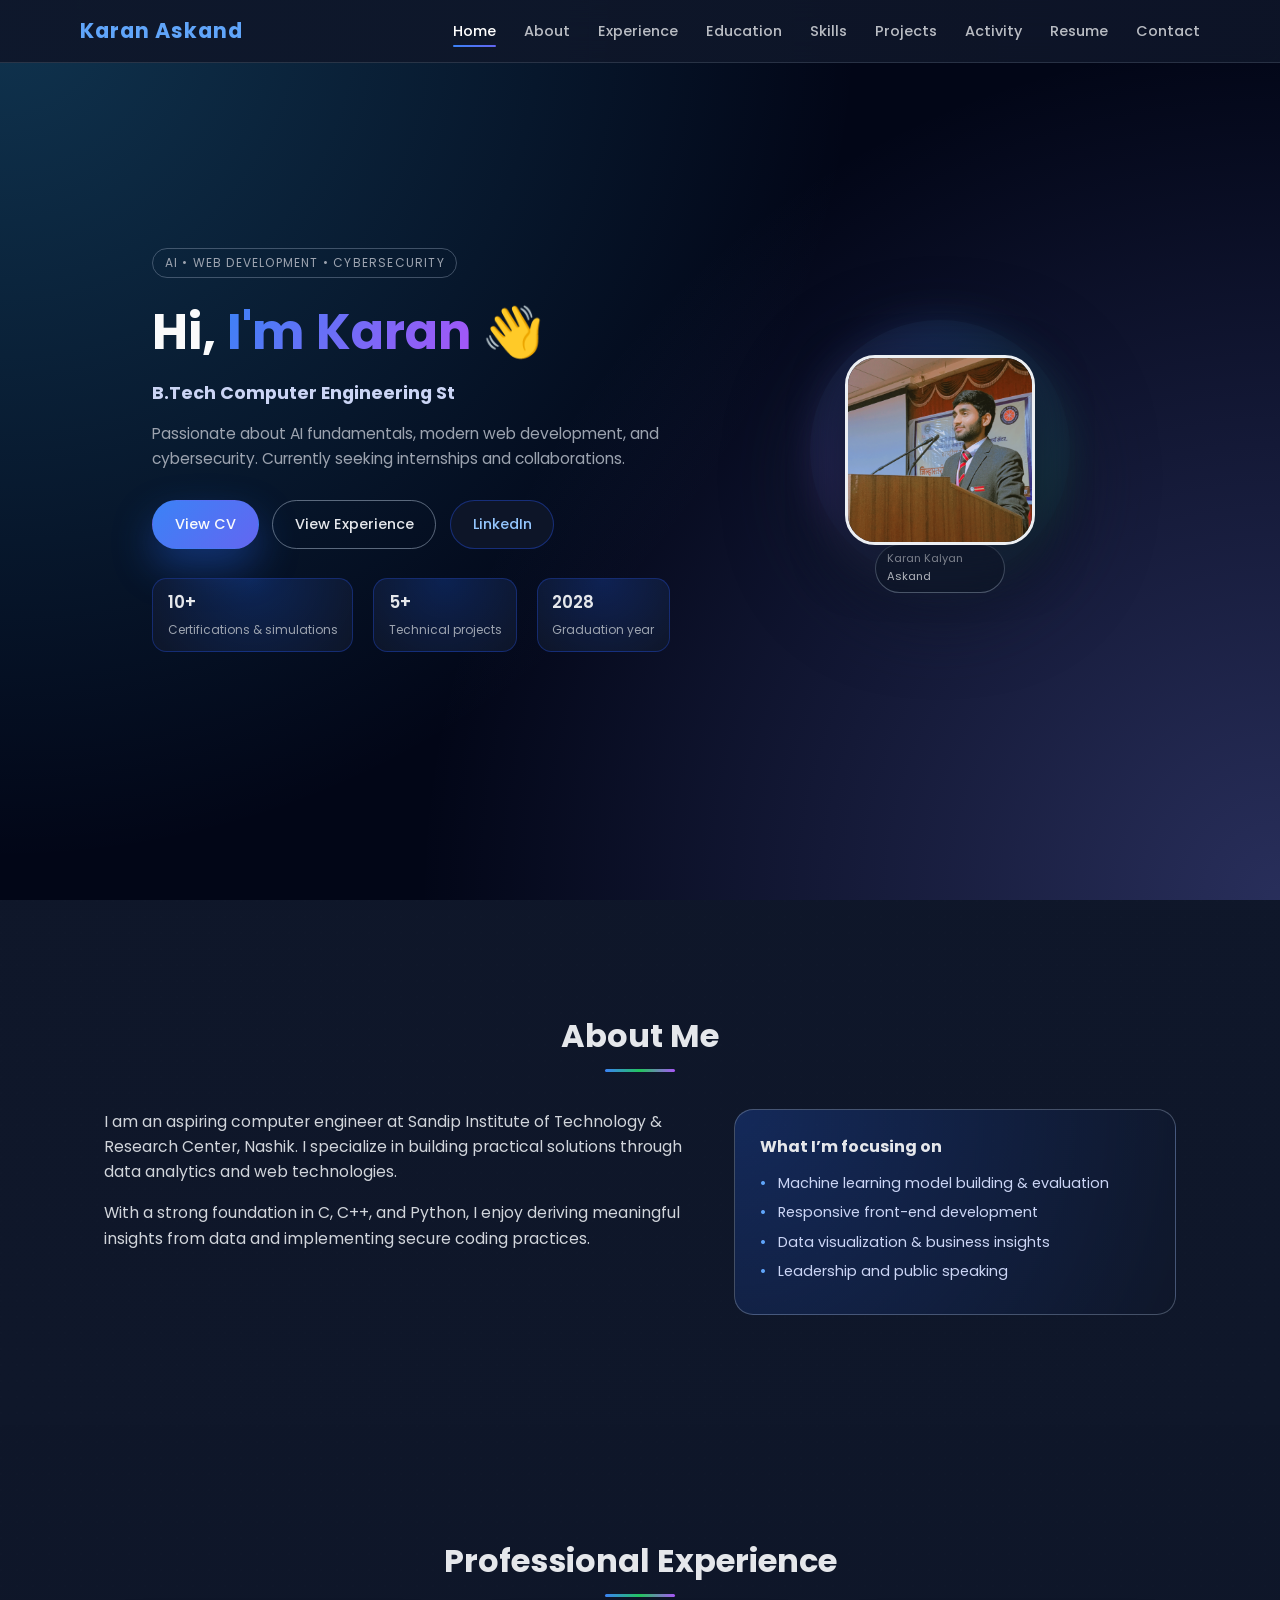
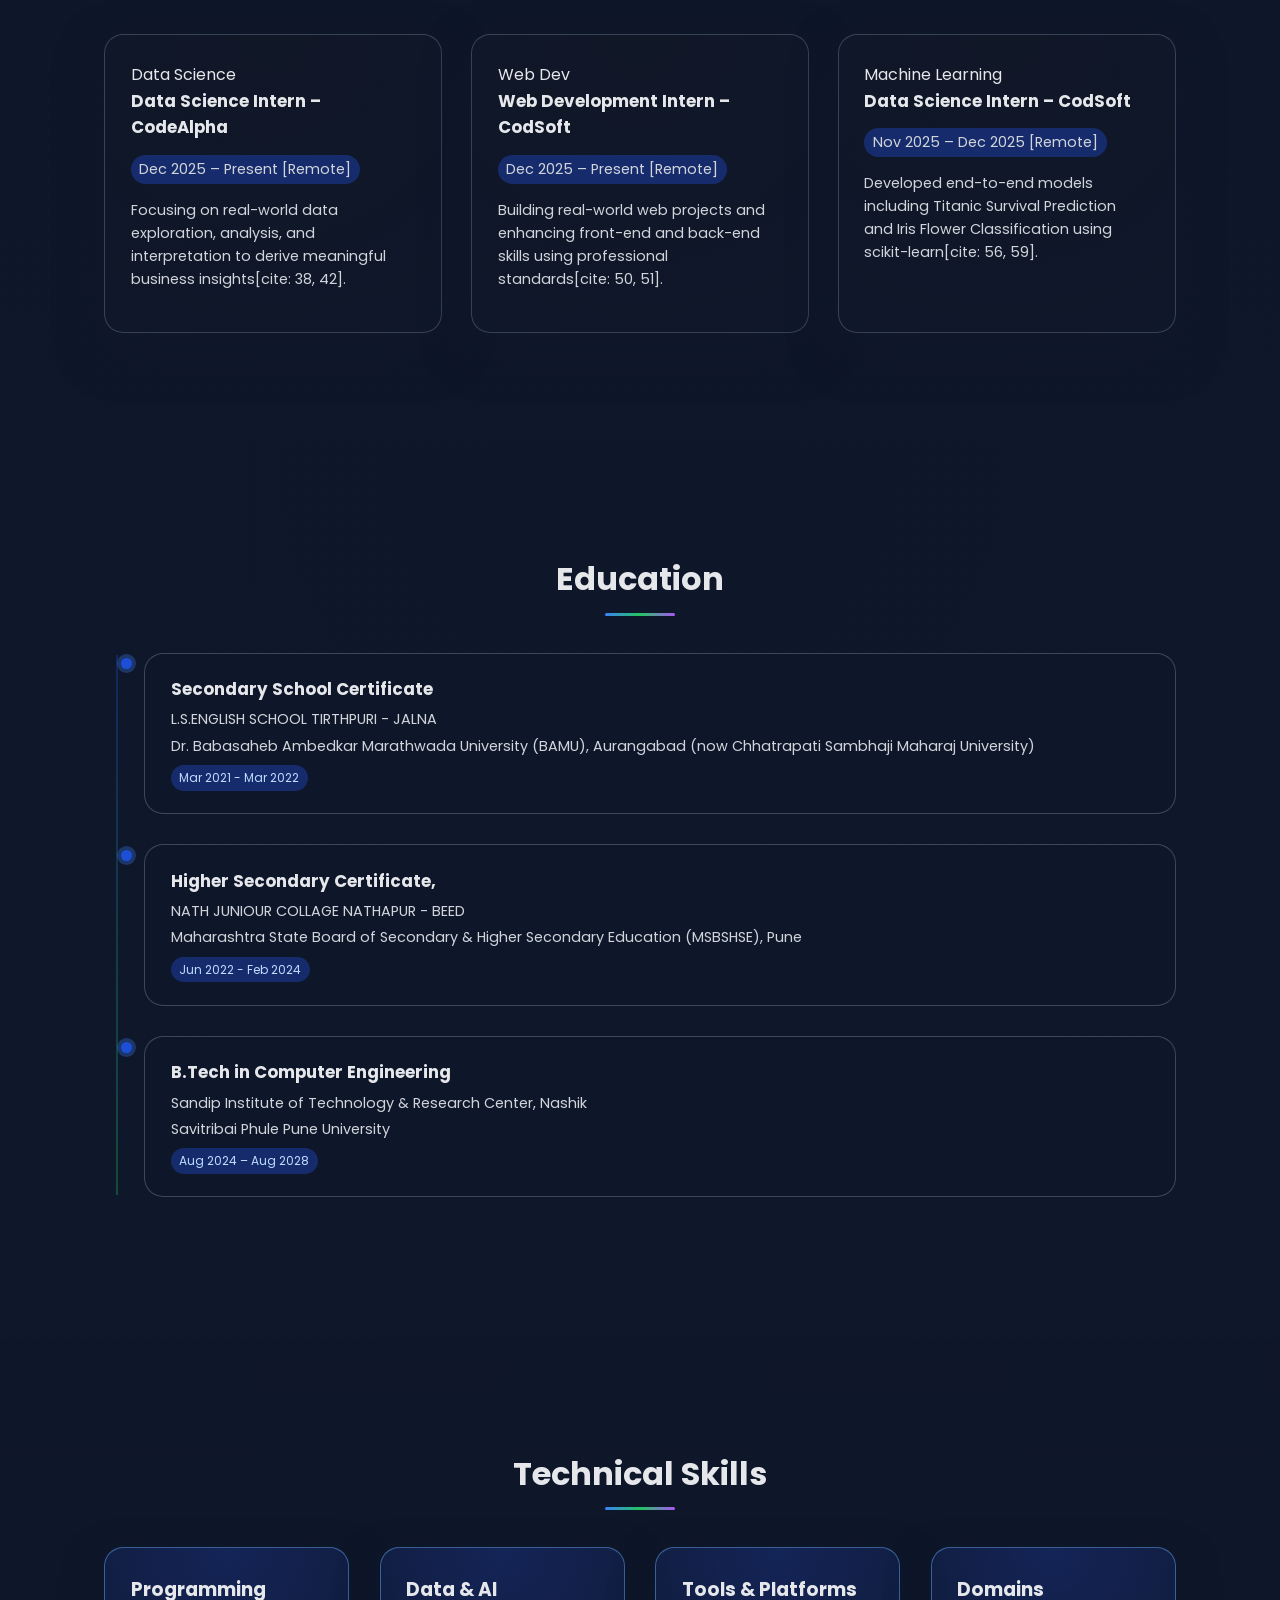
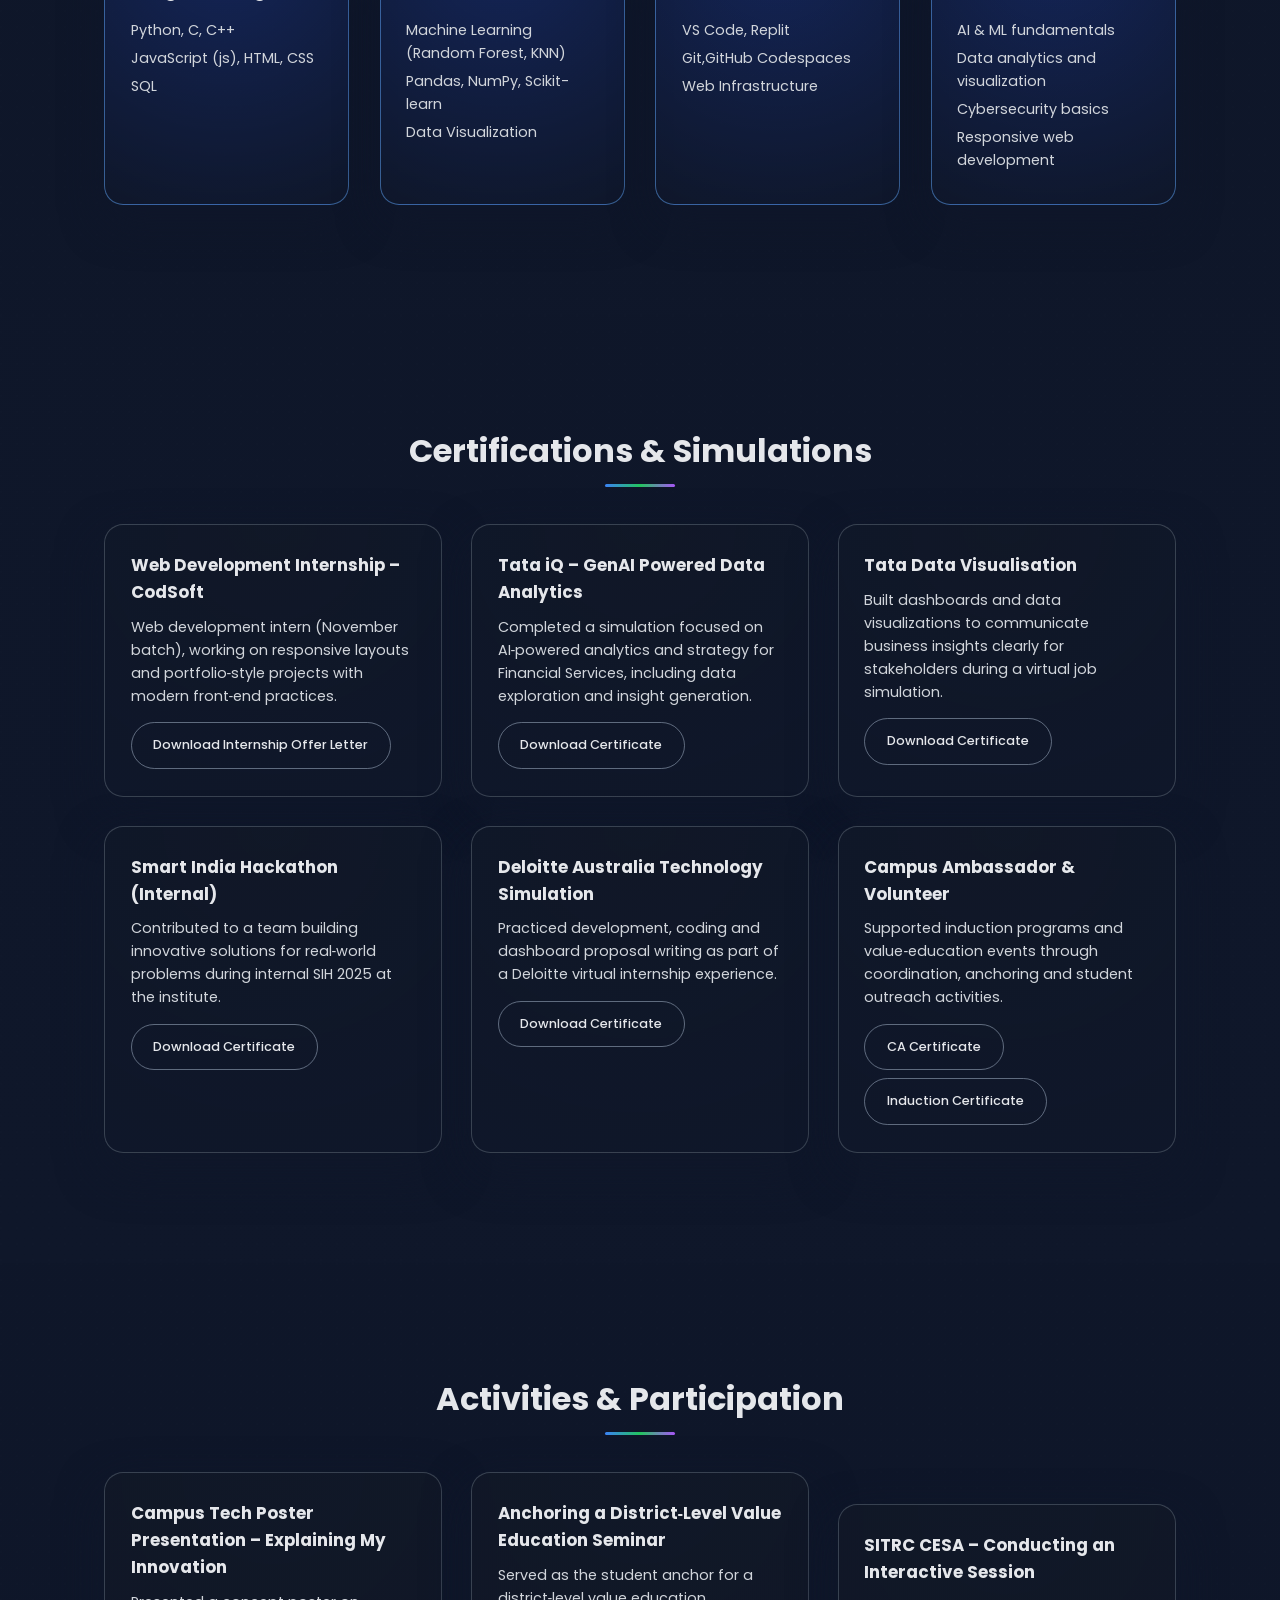
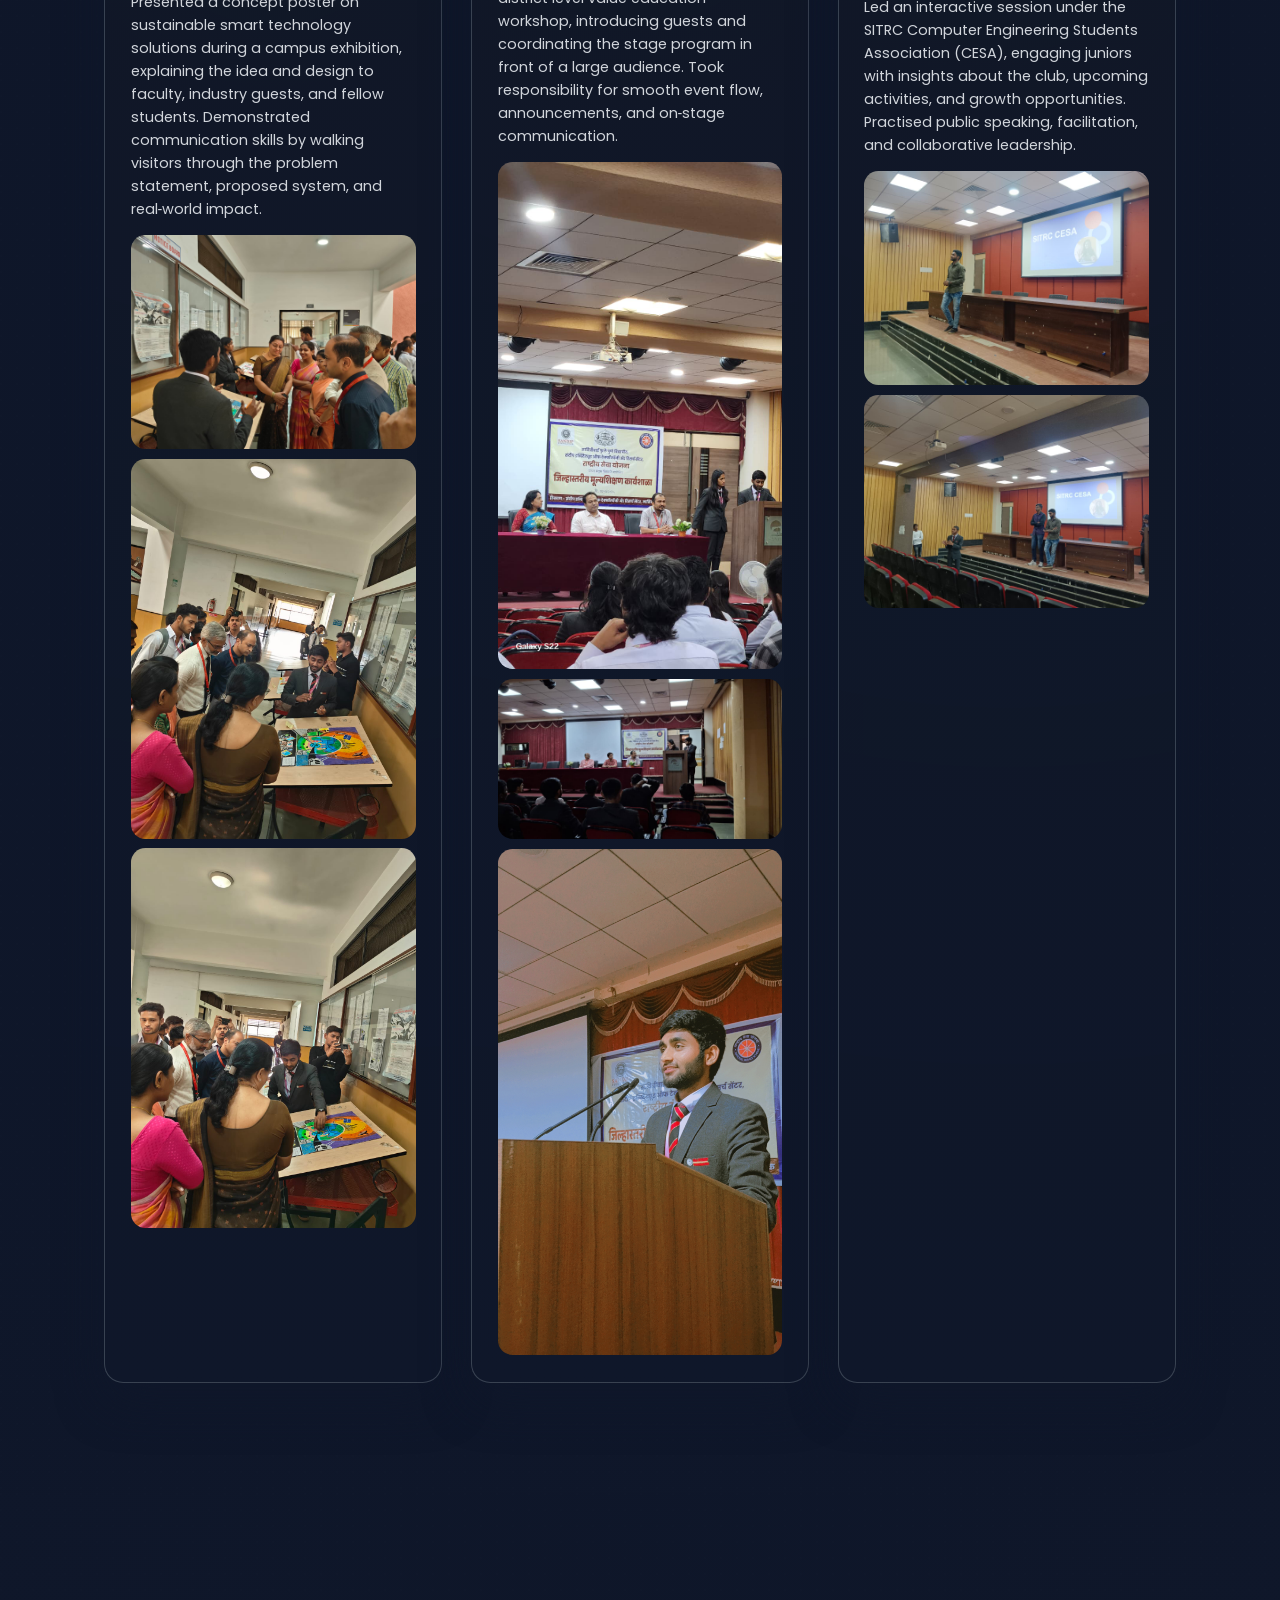
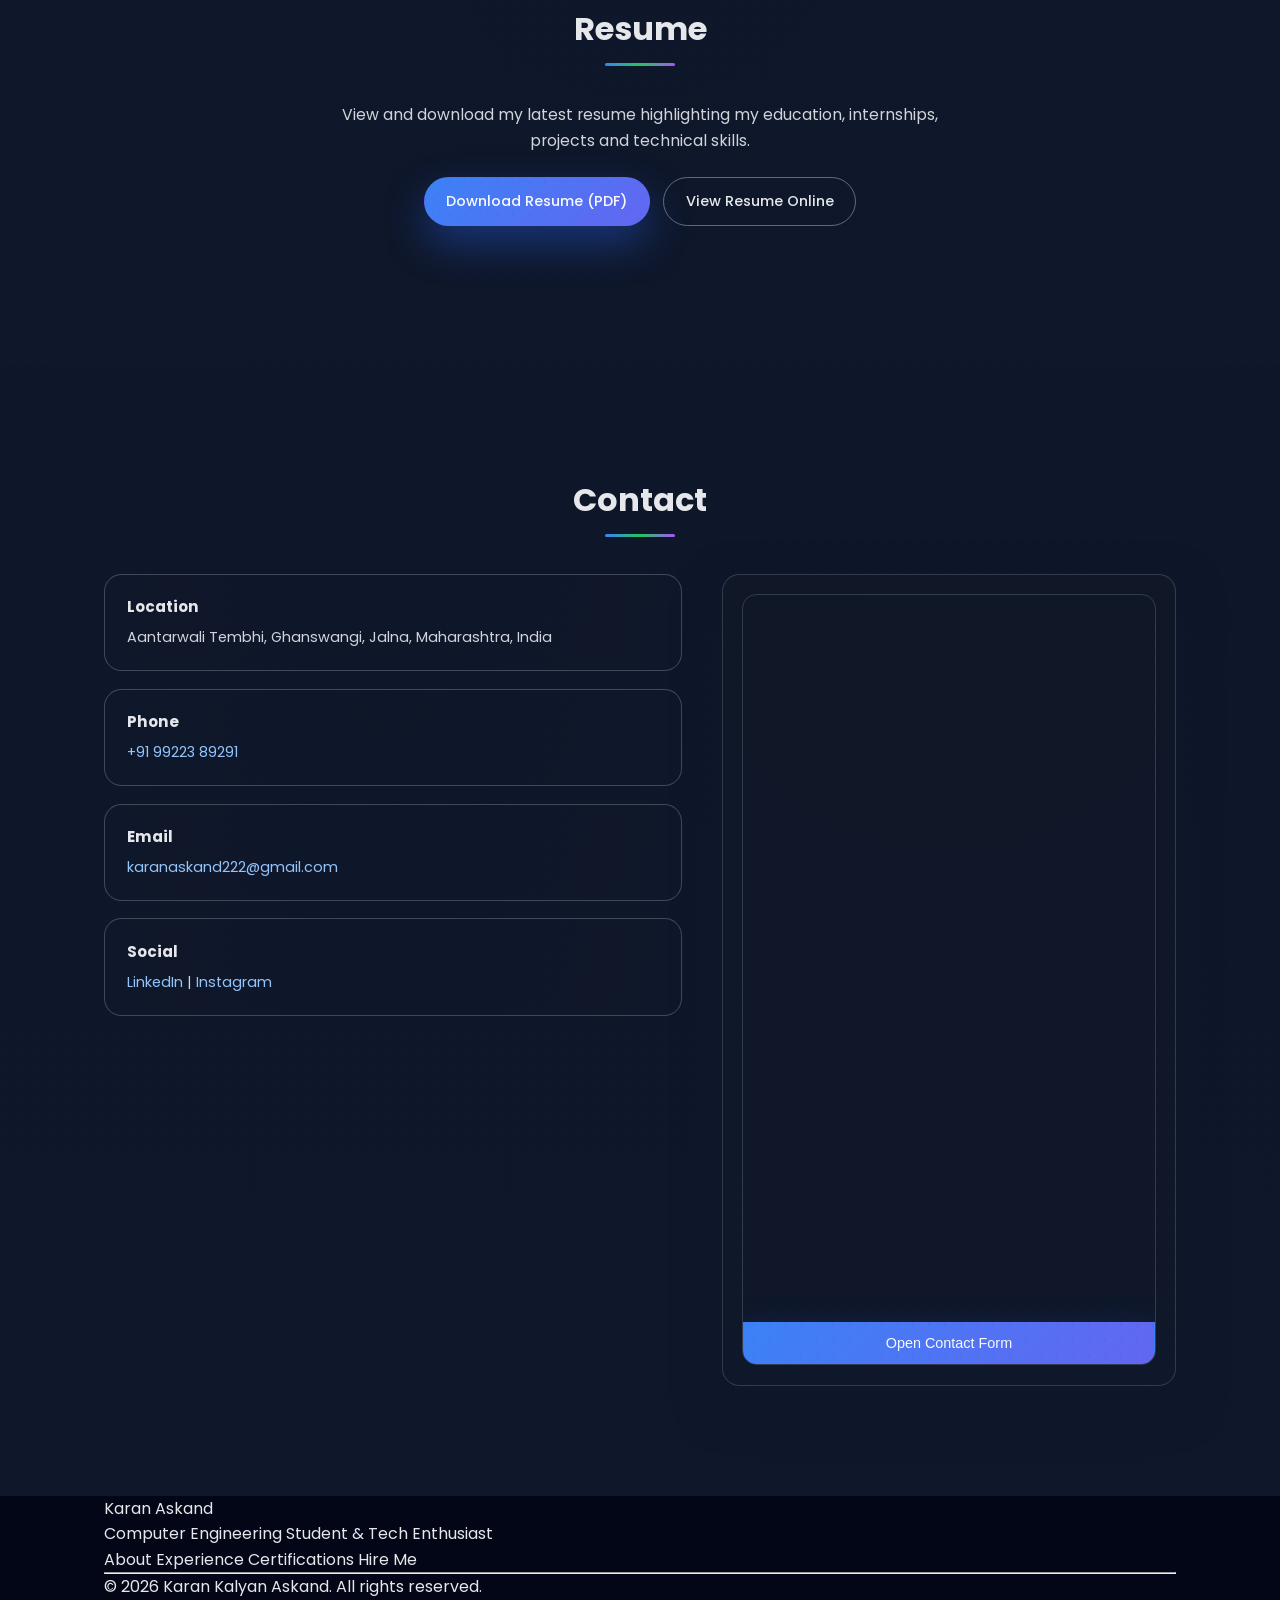
<file: L1 Task1-PORTFOLIO/index.html>
<!DOCTYPE html>
<html lang="en">

<head>
    <meta charset="UTF-8" />
    <meta name="viewport" content="width=device-width, initial-scale=1, maximum-scale=5" />
    <title>Karan Askand |Computer Engineering Portfolio</title>

    <!-- Fonts -->
    <link href="https://fonts.googleapis.com/css2?family=Poppins:wght@300;400;500;600;700&display=swap" rel="stylesheet" />

    <!-- Styles -->
    <link rel="stylesheet" href="style.css" />
</head>

<body>

    <!-- Navigation -->
    <header class="navbar">
        <div class="container nav-container">
            <div class="nav-brand">Karan Askand</div>

            <button class="mobile-menu-toggle" aria-label="Toggle navigation">☰</button>

            <nav class="nav-menu">
                <a href="#hero" class="nav-link">Home</a>
                <a href="#about" class="nav-link">About</a>
                <a href="#experience" class="nav-link">Experience</a>
                <a href="#education" class="nav-link">Education</a>
                <a href="#skills" class="nav-link">Skills</a>
                <a href="#projects" class="nav-link">Projects</a>
                <a href="#activity" class="nav-link">Activity</a>
                <a href="#resume" class="nav-link">Resume</a>
                <a href="#contact" class="nav-link">Contact</a>
            </nav>
        </div>
    </header>

    <!-- Hero -->
    <section id="hero" class="hero">
        <div class="container hero-container">
            <div class="hero-text">
                <p class="hero-badge">AI • Web Development • Cybersecurity</p>
                <h1 class="hero-title">
                    Hi, <span class="accent">I'm Karan</span> 👋
                </h1>
                <h2 class="hero-subtitle typewriter">
                    B.Tech Computer Engineering Student
                </h2>
                <p class="hero-tagline">
                    Passionate about AI fundamentals, modern web development, and cybersecurity. Currently seeking internships and collaborations.
                </p>
                <div class="hero-buttons">
                    <a href="cv.html" class="btn btn-primary" target="_blank">View CV</a>
                    <a href="#experience" class="btn btn-outline">View Experience</a>
                    <a href="https://www.linkedin.com/in/karanaskand" class="btn btn-ghost" target="_blank">LinkedIn</a>
                </div>

                <div class="hero-stats">
                    <div class="stat">
                        <span class="stat-number">10+ </span>
                        <span class="stat-label">Certifications & simulations</span>
                    </div>
                    <div class="stat">
                        <span class="stat-number">5+ </span>
                        <span class="stat-label">Technical projects</span>
                    </div>
                    <div class="stat">
                        <span class="stat-number">2028 </span>
                        <span class="stat-label">Graduation year</span>
                    </div>
                </div>
            </div>

            <div class="hero-image-wrapper">
                <div class="hero-orbit">
                    <div class="hero-glow"></div>
                    <img src="assets/Snapchat-250380759.jpg" alt="Karan Askand" class="hero-image" />
                    <div class="hero-pill hero-pill-bottom">Karan Kalyan Askand</div>
                </div>
            </div>
        </div>
    </section>

    <!-- About -->
    <section id="about" class="section">
        <div class="container">
            <h2 class="section-title">About Me</h2>
            <div class="about-layout">
                <div class="about-content">
                    <p>
                        I am an aspiring computer engineer at Sandip Institute of Technology & Research Center, Nashik. I specialize in building practical solutions through data analytics and web technologies.
                    </p>
                    <p>
                        With a strong foundation in C, C++, and Python, I enjoy deriving meaningful insights from data and implementing secure coding practices.
                    </p>
                </div>
                <div class="about-highlight">
                    <h3>What I’m focusing on</h3>
                    <ul>
                        <li>Machine learning model building & evaluation </li>
                        <li>Responsive front-end development</li>
                        <li>Data visualization & business insights</li>
                        <li>Leadership and public speaking</li>
                    </ul>
                </div>
            </div>
        </div>
    </section>

    <!-- Experience -->
    <section id="experience" class="section">
        <div class="container">
            <h2 class="section-title">Professional Experience</h2>
            <div class="projects-grid">
                <article class="card">
                    <div class="card-header">
                        <span class="badge">Data Science</span>
                        <h3>Data Science Intern – CodeAlpha</h3>
                    </div>
                    <p class="timeline-tag">Dec 2025 – Present [Remote]</p>
                    <p>Focusing on real-world data exploration, analysis, and interpretation to derive meaningful business insights[cite: 38, 42].</p>
                </article>

                <article class="card">
                    <div class="card-header">
                        <span class="badge">Web Dev</span>
                        <h3>Web Development Intern – CodSoft</h3>
                    </div>
                    <p class="timeline-tag">Dec 2025 – Present [Remote]</p>
                    <p>Building real-world web projects and enhancing front-end and back-end skills using professional standards[cite: 50, 51].</p>
                </article>

                <article class="card">
                    <div class="card-header">
                        <span class="badge">Machine Learning</span>
                        <h3>Data Science Intern – CodSoft</h3>
                    </div>
                    <p class="timeline-tag">Nov 2025 – Dec 2025 [Remote]</p>
                    <p>Developed end-to-end models including Titanic Survival Prediction and Iris Flower Classification using scikit-learn[cite: 56, 59].</p>
                </article>
            </div>
        </div>
    </section>

    <!-- Education -->
    <section id="education" class="section">
        <div class="container">
            <h2 class="section-title">Education</h2>
            <div class="timeline">
                <div class="timeline-item">
                    <div class="timeline-dot"></div>
                    <div class="timeline-card">
                        <h3>Secondary School Certificate</h3>
                        <p>L.S.ENGLISH SCHOOL TIRTHPURI - JALNA</p>
                        <p>Dr. Babasaheb Ambedkar Marathwada University (BAMU), Aurangabad (now Chhatrapati Sambhaji Maharaj University) </p>
                        <span class="timeline-tag">Mar 2021 - Mar 2022</span>
                    </div>
                </div>
                <div class="timeline-item">
                    <div class="timeline-dot"></div>
                    <div class="timeline-card">
                        <h3>Higher Secondary Certificate,</h3>
                        <p>NATH JUNIOUR COLLAGE NATHAPUR - BEED</p>
                        <p> Maharashtra State Board of Secondary & Higher Secondary Education (MSBSHSE), Pune</p>
                        <span class="timeline-tag">Jun 2022 - Feb 2024</span>
                    </div>
                </div>
                <div class="timeline-item">
                    <div class="timeline-dot"></div>
                    <div class="timeline-card">
                        <h3>B.Tech in Computer Engineering</h3>
                        <p>Sandip Institute of Technology & Research Center, Nashik</p>
                        <p>Savitribai Phule Pune University </p>
                        <span class="timeline-tag">Aug 2024 – Aug 2028</span>
                    </div>
                </div>

            </div>
        </div>
    </section>

    <!-- Skills -->
    <section id="skills" class="section">
        <div class="container">
            <h2 class="section-title">Technical Skills</h2>

            <div class="skills-grid">
                <div class="skill-card">
                    <h3>Programming</h3>
                    <ul>

                        <li>Python, C, C++ </li>

                        <li>JavaScript (js), HTML, CSS </li>

                        <li>SQL</li>

                    </ul>
                </div>
                <div class="skill-card">
                    <h3>Data & AI</h3>
                    <ul>
                        <li>Machine Learning (Random Forest, KNN)</li>

                        <li>Pandas, NumPy, Scikit-learn</li>

                        <li>Data Visualization</li>
                    </ul>
                </div>

                <div class="skill-card">
                    <h3>Tools & Platforms</h3>
                    <ul>
                        <li>VS Code, Replit</li>

                        <li>Git,GitHub Codespaces</li>

                        <li>Web Infrastructure</li>
                    </ul>
                </div>

                <div class="skill-card">
                    <h3>Domains</h3>
                    <ul>
                        <li>AI & ML fundamentals</li>

                        <li>Data analytics and visualization</li>

                        <li>Cybersecurity basics</li>

                        <li>Responsive web development</li>
                    </ul>
                </div>
            </div>
        </div>
    </section>

    <!-- Projects -->
    <section id="projects" class="section">
        <div class="container">
            <h2 class="section-title">Certifications & Simulations</h2>

            <div class="projects-grid">
                <article class="card">
                    <h3>Web Development Internship – CodSoft</h3>
                    <p>
                        Web development intern (November batch), working on responsive layouts and portfolio‑style projects with modern front‑end practices.
                    </p>
                    <a href="assets/Karan Kalyan Askand.pdf" class="btn btn-outline" download>
            Download Internship Offer Letter
          </a>
                </article>

                <article class="card">
                    <h3>Tata iQ – GenAI Powered Data Analytics</h3>
                    <p>
                        Completed a simulation focused on AI‑powered analytics and strategy for Financial Services, including data exploration and insight generation.
                    </p>
                    <a href="assets/gMTdCXwDdLYoXZ3wG_ifobHAoMjQs9s6bKS_THThhpTzRRdAq4J4t_1764558248614_completion_certificate.pdf" class="btn btn-outline" download>
            Download Certificate
          </a>
                </article>

                <article class="card">
                    <h3>Tata Data Visualisation</h3>
                    <p>
                        Built dashboards and data visualizations to communicate business insights clearly for stakeholders during a virtual job simulation.
                    </p>
                    <a href="assets/MyXvBcppsW2FkNYCX_ifobHAoMjQs9s6bKS_THThhpTzRRdAq4J4t_1763736124456_completion_certificate.pdf" class="btn btn-outline" download>
            Download Certificate
          </a>
                </article>

                <article class="card">
                    <h3>Smart India Hackathon (Internal)</h3>
                    <p>
                        Contributed to a team building innovative solutions for real‑world problems during internal SIH 2025 at the institute.
                    </p>
                    <a href="assets/Internal Smart India Hackathon 2025_Participation Certificate_Students-03_3.pdf" class="btn btn-outline" download>
            Download Certificate
          </a>
                </article>

                <article class="card">
                    <h3>Deloitte Australia Technology Simulation</h3>
                    <p>
                        Practiced development, coding and dashboard proposal writing as part of a Deloitte virtual internship experience.
                    </p>
                    <a href="assets/udmxiyHeqYQLkTPvf_9PBTqmSxAf6zZTseP_THThhpTzRRdAq4J4t_1762792061913_completion_certificate.pdf" class="btn btn-outline" download>
            Download Certificate
          </a>
                </article>

                <article class="card">
                    <h3>Campus Ambassador & Volunteer</h3>
                    <p>
                        Supported induction programs and value‑education events through coordination, anchoring and student outreach activities.
                    </p>
                    <div class="card-actions">
                        <a href="assets/c a certificate.jpg" class="btn btn-outline" download>CA Certificate</a>
                        <a href="assets/induction certificate.pdf" class="btn btn-outline" download>Induction Certificate</a>
                    </div>
                </article>
            </div>
        </div>
    </section>

    <!-- Activity Section -->
    <section id="activity" class="section">
        <div class="container">
            <h2 class="section-title">Activities & Participation</h2>

            <div class="projects-grid activity-grid">
                <!-- Activity 1 -->
                <article class="card">
                    <h3>Campus Tech Poster Presentation – Explaining My Innovation</h3>
                    <p>
                        Presented a concept poster on sustainable smart technology solutions during a campus exhibition, explaining the idea and design to faculty, industry guests, and fellow students. Demonstrated communication skills by walking visitors through the problem
                        statement, proposed system, and real‑world impact.
                    </p>
                    <img src="assets/p1pre.jpg" alt="Poster presentation 1" />
                    <img src="assets/p2pre.jpg" alt="Poster presentation 2" />
                    <img src="assets/p3pre.jpg" alt="Poster presentation 3" />
                </article>

                <!-- Activity 2 -->
                <article class="card">
                    <h3>Anchoring a District‑Level Value Education Seminar</h3>
                    <p>
                        Served as the student anchor for a district‑level value education workshop, introducing guests and coordinating the stage program in front of a large audience. Took responsibility for smooth event flow, announcements, and on‑stage communication.
                    </p>
                    <img src="assets/Anchoring a District-Level Value Education Seminar.jpg" alt="Anchoring seminar 1" />
                    <img src="assets/Anchoring a District-Level Value Education Seminar 2.jpg" alt="Anchoring seminar 2" />
                    <img src="assets/Snapchat-250380759.jpg" alt="Anchoring seminar 3" />
                </article>
                <div class="projects-grid activity-grid" style="margin-top: 2rem;">
                    <!-- Activity 3 -->
                    <article class="card">
                        <h3>SITRC CESA – Conducting an Interactive Session</h3>
                        <p>
                            Led an interactive session under the SITRC Computer Engineering Students Association (CESA), engaging juniors with insights about the club, upcoming activities, and growth opportunities. Practised public speaking, facilitation, and collaborative leadership.
                        </p>
                        <img src="assets/Conducting an Interactive Session.jpg" alt="Interactive session 1" />
                        <img src="assets/SITRC CESA.jpg" alt="Interactive session 2" />
                    </article>
                </div>
            </div>
    </section>


    <!-- Resume -->
    <section id="resume" class="section">
        <div class="container">
            <h2 class="section-title">Resume</h2>
            <div class="about-content">
                <p>
                    View and download my latest resume highlighting my education, internships, projects and technical skills.
                </p>
                <div class="hero-buttons">
                    <a href="assets/Karan Kalyan Askand - CV.pdf" class="btn btn-primary" download>
            Download Resume (PDF)
          </a>
                    <a href="cv.html" class="btn btn-outline" target="_blank">
            View Resume Online
          </a>
                </div>
            </div>
        </div>
    </section>

    <!-- Contact -->
    <section id="contact" class="section">
        <div class="container">
            <h2 class="section-title">Contact</h2>
            <div class="contact-content">
                <div class="contact-info">
                    <div class="contact-item">
                        <h3>Location</h3>
                        <p>Aantarwali Tembhi, Ghanswangi, Jalna, Maharashtra, India</p>
                    </div>
                    <div class="contact-item">
                        <h3>Phone</h3>
                        <p><a href="tel:+919922389291">+91 99223 89291</a></p>
                    </div>
                    <div class="contact-item">
                        <h3>Email</h3>
                        <p><a href="mailto:karanaskand222@gmail.com">karanaskand222@gmail.com</a></p>
                    </div>
                    <div class="contact-item">
                        <h3>Social</h3>
                        <p>
                            <a href="https://www.linkedin.com/in/karanaskand" target="_blank">LinkedIn</a> |
                            <a href="https://www.instagram.com/kk_askand" target="_blank">Instagram</a>
                        </p>
                    </div>
                </div>

                <div class="contact-form">
                    <div class="form-container">
                        <!-- Option 1: embedded Google Form (may crash on some Android devices) -->
                        <iframe src="https://forms.gle/G3q4wvsaF7i9GSRE6" class="google-form-frame" frameborder="0" marginheight="0" marginwidth="0" loading="lazy">
            </iframe>

                        <!-- Option 2 (safer): button that opens Google Form in new tab -->
                        <button class="btn btn-primary" style="width: 100%; border-radius: 0;" data-open-google-form="https://forms.gle/G3q4wvsaF7i9GSRE6">
              Open Contact Form
            </button>

                    </div>
                </div>
            </div>
        </div>
    </section>

    <!-- Back to Top Button -->
    <button class="back-to-top" title="Back to top">↑</button>

    <!-- Scripts -->
    <script src="script.js"></script>

    <footer class="footer">
        <div class="container footer-container">
            <div class="footer-content">
                <div class="footer-brand">
                    <span class="accent">Karan</span> Askand
                    <p>Computer Engineering Student & Tech Enthusiast</p>
                </div>
                <div class="footer-links">
                    <a href="#about">About</a>
                    <a href="#experience">Experience</a>
                    <a href="#projects">Certifications</a>
                    <a href="mailto:karanaskand222@gmail.com">Hire Me</a>
                </div>
            </div>
            <hr class="footer-divider">
            <div class="footer-bottom">
                <p>&copy; 2026 Karan Kalyan Askand. All rights reserved.</p>
                <div class="footer-socials">
                    <a href="https://www.linkedin.com/in/karanaskand" target="_blank">LinkedIn</a>
                    <a href="https://github.com/karanaskand221/CODSOFT-.git" target="_blank">GitHub</a>
                </div>
            </div>
        </div>
    </footer>

</body>



</html>
</file>
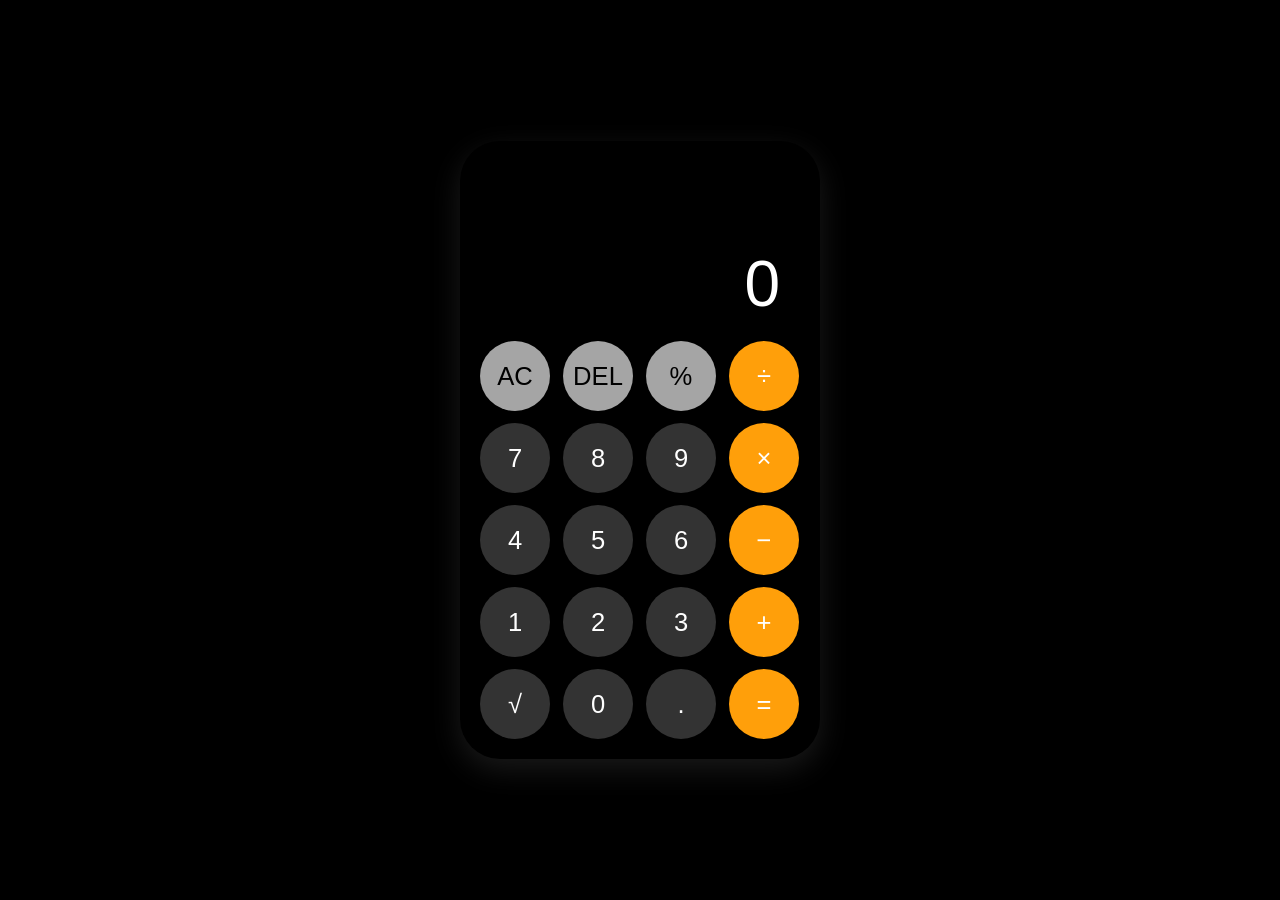
<file: L1 Task3-CALCULATOR/calculator.html>
<!DOCTYPE html>
<html lang="en">
<head>
    <meta charset="UTF-8">
    <meta name="viewport" content="width=device-width, initial-scale=1.0">
    <title>Karan Askand | iOS Advanced Calculator</title>
    <link rel="stylesheet" href="calculator-style.css">
</head>
<body>

    <div class="iphone-calculator">
        <div class="display">
            <div id="history"></div>
            <div id="output">0</div>
        </div>
        
        <div class="buttons">
            <button class="btn light-gray" onclick="clearScreen()">AC</button>
            <button class="btn light-gray" onclick="deleteLast()">DEL</button>
            <button class="btn light-gray" onclick="appendOperator('%')">%</button>
            <button class="btn orange" onclick="appendOperator('/')">÷</button>
            
            <button class="btn dark-gray" onclick="appendNumber('7')">7</button>
            <button class="btn dark-gray" onclick="appendNumber('8')">8</button>
            <button class="btn dark-gray" onclick="appendNumber('9')">9</button>
            <button class="btn orange" onclick="appendOperator('*')">×</button>
            
            <button class="btn dark-gray" onclick="appendNumber('4')">4</button>
            <button class="btn dark-gray" onclick="appendNumber('5')">5</button>
            <button class="btn dark-gray" onclick="appendNumber('6')">6</button>
            <button class="btn orange" onclick="appendOperator('-')">−</button>
            
            <button class="btn dark-gray" onclick="appendNumber('1')">1</button>
            <button class="btn dark-gray" onclick="appendNumber('2')">2</button>
            <button class="btn dark-gray" onclick="appendNumber('3')">3</button>
            <button class="btn orange" onclick="appendOperator('+')">+</button>
            
            <button class="btn dark-gray" onclick="calculateSqrt()">√</button>
            <button class="btn dark-gray" onclick="appendNumber('0')">0</button>
            <button class="btn dark-gray" onclick="appendNumber('.')">.</button>
            <button class="btn orange" onclick="compute()">=</button>
        </div>
    </div>

    <script src="calculator-script.js"></script>
</body>
</html>
</file>
<file: L1 Task1-PORTFOLIO/style.css>
/* ========== Base & Reset ========== */

* {
    margin: 0;
    padding: 0;
    box-sizing: border-box;
}

html,
body {
    font-family: "Poppins", sans-serif;
    line-height: 1.6;
    color: #0f172a;
    background: radial-gradient(circle at top, #020617 0, #020617 35%, #020617 60%, #020617 100%);
    scroll-behavior: smooth;
}

body {
    background-color: #020617;
    color: #e5e7eb;
}

a {
    text-decoration: none;
    color: inherit;
}

img {
    max-width: 100%;
    display: block;
}

.container {
    max-width: 1120px;
    margin: 0 auto;
    padding: 0 1.5rem;
}


/* ========== Navbar ========== */

.navbar {
    position: fixed;
    top: 0;
    width: 100%;
    z-index: 1000;
    backdrop-filter: blur(14px);
    background: linear-gradient(90deg, rgba(15, 23, 42, 0.95), rgba(15, 23, 42, 0.85));
    border-bottom: 1px solid rgba(148, 163, 184, 0.2);
    transition: all 0.3s ease;
}

.nav-container {
    display: flex;
    align-items: center;
    justify-content: space-between;
    padding: 0.9rem 0;
}

.nav-brand {
    font-size: 1.3rem;
    font-weight: 700;
    color: #60a5fa;
    letter-spacing: 0.05em;
}

.nav-menu {
    display: flex;
    align-items: center;
    gap: 1.75rem;
}

.nav-link {
    font-size: 0.9rem;
    font-weight: 500;
    color: #e5e7eb;
    opacity: 0.8;
    position: relative;
    transition: color 0.25s ease, opacity 0.25s ease;
}

.nav-link::after {
    content: "";
    position: absolute;
    left: 0;
    bottom: -0.3rem;
    width: 0;
    height: 2px;
    border-radius: 999px;
    background: linear-gradient(90deg, #3b82f6, #6366f1);
    transition: width 0.25s ease;
}

.nav-link:hover {
    opacity: 1;
    color: #ffffff;
}

.nav-link:hover::after {
    width: 100%;
}


/* Mobile nav toggle */

.mobile-menu-toggle {
    display: none;
    background: transparent;
    border: 1px solid rgba(148, 163, 184, 0.6);
    color: #e5e7eb;
    border-radius: 999px;
    padding: 0.35rem 0.8rem;
    font-size: 1rem;
    cursor: pointer;
}


/* ========== Hero ========== */

.hero {
    min-height: 100vh;
    display: flex;
    align-items: center;
    padding-top: 80px;
    padding-bottom: 80px;
    background: radial-gradient(circle at top left, rgba(56, 189, 248, 0.25), transparent 55%), radial-gradient(circle at bottom right, rgba(129, 140, 248, 0.3), transparent 55%), #020617;
}

.hero-container {
    display: grid;
    grid-template-columns: minmax(0, 1.45fr) minmax(0, 1fr);
    gap: 3.5rem;
    align-items: center;
}

.hero-text {
    position: relative;
}

.hero-badge {
    display: inline-flex;
    align-items: center;
    gap: 0.4rem;
    padding: 0.25rem 0.7rem;
    border-radius: 999px;
    border: 1px solid rgba(148, 163, 184, 0.4);
    font-size: 0.75rem;
    text-transform: uppercase;
    letter-spacing: 0.1em;
    color: #9ca3af;
    margin-bottom: 0.9rem;
}

.hero-title {
    font-size: clamp(2.4rem, 4vw, 3.1rem);
    font-weight: 700;
    color: #f9fafb;
    margin-bottom: 0.5rem;
}

.hero-title .accent {
    background: linear-gradient(120deg, #3b82f6, #a855f7);
    -webkit-background-clip: text;
    background-clip: text;
    color: transparent;
}

.hero-subtitle {
    font-size: 1.1rem;
    color: #cbd5f5;
    margin-bottom: 0.9rem;
}

.hero-tagline {
    font-size: 0.97rem;
    color: #9ca3af;
    max-width: 34rem;
    margin-bottom: 1.8rem;
}


/* Buttons */

.hero-buttons {
    display: flex;
    flex-wrap: wrap;
    gap: 0.85rem;
    margin-bottom: 1.8rem;
}

.btn {
    border-radius: 999px;
    padding: 0.75rem 1.35rem;
    font-size: 0.9rem;
    font-weight: 500;
    cursor: pointer;
    border: 1px solid transparent;
    display: inline-flex;
    align-items: center;
    justify-content: center;
    gap: 0.4rem;
    transition: all 0.25s ease;
    white-space: nowrap;
}

.btn-primary {
    background: linear-gradient(135deg, #3b82f6, #6366f1);
    color: #f9fafb;
    box-shadow: 0 18px 40px rgba(37, 99, 235, 0.4);
}

.btn-primary:hover {
    transform: translateY(-1px);
    box-shadow: 0 24px 55px rgba(37, 99, 235, 0.5);
}

.btn-outline {
    background: transparent;
    border-color: rgba(148, 163, 184, 0.6);
    color: #e5e7eb;
}

.btn-outline:hover {
    border-color: #60a5fa;
    background: rgba(15, 23, 42, 0.7);
}

.btn-ghost {
    background: rgba(15, 23, 42, 0.9);
    border-color: rgba(30, 64, 175, 0.6);
    color: #93c5fd;
}

.btn-ghost:hover {
    background: rgba(15, 23, 42, 0.4);
}


/* Hero stats */

.hero-stats {
    display: flex;
    flex-wrap: wrap;
    gap: 1.25rem;
}

.stat {
    min-width: 110px;
    padding: 0.6rem 0.9rem;
    border-radius: 0.9rem;
    background: radial-gradient(circle at top, rgba(37, 99, 235, 0.25), rgba(15, 23, 42, 0.9));
    border: 1px solid rgba(30, 64, 175, 0.5);
}

.stat-number {
    display: block;
    font-size: 1.05rem;
    font-weight: 600;
    color: #e5e7eb;
}

.stat-label {
    font-size: 0.75rem;
    color: #9ca3af;
}


/* Hero image & orbit */

.hero-image-wrapper {
    display: flex;
    justify-content: center;
    align-items: center;
}

.hero-orbit {
    position: relative;
    width: 260px;
    height: 260px;
    border-radius: 50%;
    background: radial-gradient(circle, rgba(37, 99, 235, 0.1), rgba(15, 23, 42, 0.95));
    display: flex;
    justify-content: center;
    align-items: center;
    box-shadow: 0 28px 80px rgba(15, 23, 42, 0.9);
}

.hero-glow {
    position: absolute;
    width: 260px;
    height: 260px;
    border-radius: 50%;
    background: conic-gradient(from 0deg, #3b82f6, #22c55e, #a855f7, #3b82f6);
    opacity: 0.15;
    filter: blur(18px);
    animation: spin 16s linear infinite;
}

.hero-image {
    position: relative;
    width: 190px;
    height: 190px;
    border-radius: 30px;
    object-fit: cover;
    border: 3px solid rgba(248, 250, 252, 0.95);
    box-shadow: 0 18px 50px rgba(15, 23, 42, 0.9);
    z-index: 2;
}

.hero-pill {
    position: absolute;
    padding: 0.35rem 0.7rem;
    border-radius: 999px;
    font-size: 0.7rem;
    color: #e5e7eb;
    background: rgba(15, 23, 42, 0.85);
    border: 1px solid rgba(148, 163, 184, 0.5);
}

.hero-pill-top {
    top: -0.8rem;
    left: 50%;
    transform: translateX(-50%);
}

.hero-pill-right {
    right: -0.2rem;
    top: 45%;
}

.hero-pill-bottom {
    bottom: -0.8rem;
    left: 50%;
    transform: translateX(-50%);
}

@keyframes spin {
    to {
        transform: rotate(360deg);
    }
}


/* ========== Sections ========== */

.section {
    padding: 110px 0;
    background: linear-gradient(180deg, rgba(15, 23, 42, 0.95), rgba(15, 23, 42, 0.98));
    position: relative;
}

.section::before {
    content: "";
    position: absolute;
    inset: 0;
    pointer-events: none;
    opacity: 0.06;
    background-image: radial-gradient(circle at 1px 1px, #1f2937 1px, transparent 0);
    background-size: 16px 16px;
}

.section:nth-of-type(even) {
    background: radial-gradient(circle at top, rgba(15, 23, 42, 0.96), rgba(15, 23, 42, 1));
}

.section-title {
    position: relative;
    font-size: 2rem;
    text-align: center;
    margin-bottom: 3rem;
    color: #e5e7eb;
}

.section-title::after {
    content: "";
    position: absolute;
    left: 50%;
    bottom: -0.7rem;
    transform: translateX(-50%);
    width: 70px;
    height: 3px;
    border-radius: 999px;
    background: linear-gradient(90deg, #3b82f6, #22c55e, #a855f7);
}


/* ========== About ========== */

.about-layout {
    display: grid;
    grid-template-columns: minmax(0, 1.6fr) minmax(0, 1.2fr);
    gap: 2.5rem;
    align-items: flex-start;
}

.about-content p {
    font-size: 0.98rem;
    color: #d1d5db;
    margin-bottom: 1rem;
}

.about-highlight {
    padding: 1.5rem 1.6rem;
    border-radius: 1.2rem;
    border: 1px solid rgba(148, 163, 184, 0.4);
    background: radial-gradient(circle at top left, rgba(37, 99, 235, 0.25), rgba(15, 23, 42, 0.95));
}

.about-highlight h3 {
    font-size: 1rem;
    margin-bottom: 0.75rem;
    color: #e5e7eb;
}

.about-highlight ul {
    list-style: none;
}

.about-highlight li {
    font-size: 0.9rem;
    color: #cbd5f5;
    margin-bottom: 0.4rem;
    position: relative;
    padding-left: 1.1rem;
}

.about-highlight li::before {
    content: "•";
    position: absolute;
    left: 0;
    top: 0;
    color: #60a5fa;
}


/* ========== Education / Timeline ========== */

.timeline {
    position: relative;
    margin-top: 1rem;
    padding-left: 0.8rem;
}

.timeline::before {
    content: "";
    position: absolute;
    left: 0.75rem;
    top: 0.15rem;
    bottom: 0.15rem;
    width: 2px;
    background: linear-gradient(#1d4ed8, #22c55e);
    opacity: 0.3;
}

.timeline-item {
    position: relative;
    margin-bottom: 1.9rem;
    padding-left: 1.7rem;
}

.timeline-dot {
    position: absolute;
    left: 0.25rem;
    top: 0.35rem;
    width: 0.7rem;
    height: 0.7rem;
    border-radius: 999px;
    background: #1d4ed8;
    box-shadow: 0 0 0 4px rgba(59, 130, 246, 0.3);
}

.timeline-card {
    padding: 1.4rem 1.6rem;
    border-radius: 1.2rem;
    border: 1px solid rgba(148, 163, 184, 0.35);
    background: rgba(15, 23, 42, 0.9);
}

.timeline-card h3 {
    font-size: 1.05rem;
    margin-bottom: 0.35rem;
    color: #e5e7eb;
}

.timeline-card p {
    font-size: 0.9rem;
    color: #d1d5db;
    margin-bottom: 0.2rem;
}

.timeline-tag {
    display: inline-flex;
    margin-top: 0.25rem;
    padding: 0.2rem 0.55rem;
    border-radius: 999px;
    font-size: 0.75rem;
    color: #bfdbfe;
    background: rgba(30, 64, 175, 0.5);
}


/* ========== Skills ========== */

.skills-grid {
    display: grid;
    grid-template-columns: repeat(auto-fit, minmax(230px, 1fr));
    gap: 1.9rem;
}

.skill-card {
    padding: 1.7rem 1.6rem;
    border-radius: 1.2rem;
    background: radial-gradient(circle at top, rgba(30, 64, 175, 0.35), rgba(15, 23, 42, 0.95));
    border: 1px solid rgba(96, 165, 250, 0.5);
    box-shadow: 0 18px 40px rgba(15, 23, 42, 0.8);
}

.skill-card h3 {
    margin-bottom: 0.9rem;
    color: #e5e7eb;
}

.skill-card ul {
    list-style: none;
}

.skill-card li {
    font-size: 0.9rem;
    color: #d1d5db;
    margin-bottom: 0.3rem;
}


/* ========== Projects ========== */

.projects-grid {
    display: grid;
    grid-template-columns: repeat(auto-fit, minmax(250px, 1fr));
    gap: 1.8rem;
    margin-top: 1rem;
}

.card {
    position: relative;
    padding: 1.7rem 1.6rem;
    border-radius: 1.2rem;
    background: radial-gradient(circle at top, rgba(17, 24, 39, 0.9), rgba(15, 23, 42, 1));
    border: 1px solid rgba(75, 85, 99, 0.7);
    box-shadow: 0 18px 45px rgba(15, 23, 42, 0.9);
    transition: transform 0.25s ease, box-shadow 0.25s ease, border-color 0.25s ease;
}

.card::before {
    content: "";
    position: absolute;
    inset: 0;
    border-radius: inherit;
    border: 1px solid transparent;
    background: linear-gradient(135deg, rgba(56, 189, 248, 0.4), rgba(129, 140, 248, 0.4));
    opacity: 0;
    transition: opacity 0.25s ease;
    pointer-events: none;
}

.card:hover {
    transform: translateY(-4px);
    box-shadow: 0 24px 55px rgba(15, 23, 42, 1);
    border-color: rgba(96, 165, 250, 0.7);
}

.card:hover::before {
    opacity: 0.25;
}

.card h3 {
    font-size: 1.05rem;
    margin-bottom: 0.6rem;
    color: #e5e7eb;
}

.card p {
    font-size: 0.9rem;
    color: #d1d5db;
    margin-bottom: 0.9rem;
}

.card .btn {
    font-size: 0.8rem;
}

.card-actions {
    display: flex;
    flex-wrap: wrap;
    gap: 0.5rem;
}


/* ========== Activity section ========== */

.activity-grid {
    display: grid;
    grid-template-columns: repeat(auto-fit, minmax(260px, 1fr));
    gap: 1.8rem;
}

#activity img {
    border-radius: 0.9rem;
    margin-top: 0.6rem;
}


/* ========== Resume section ========== */

#resume .about-content {
    max-width: 640px;
    margin: 0 auto;
    text-align: center;
}

#resume .hero-buttons {
    justify-content: center;
    margin-top: 1.5rem;
}


/* ========== Contact section ========== */

.contact-content {
    display: grid;
    grid-template-columns: minmax(0, 1.4fr) minmax(0, 1.1fr);
    gap: 2.5rem;
    align-items: flex-start;
}

.contact-info {
    display: flex;
    flex-direction: column;
    gap: 1.1rem;
}

.contact-item {
    padding: 1.3rem 1.4rem;
    border-radius: 1.1rem;
    background: radial-gradient(circle at top, rgba(15, 23, 42, 0.95), rgba(15, 23, 42, 1));
    border: 1px solid rgba(75, 85, 99, 0.8);
}

.contact-item h3 {
    font-size: 0.95rem;
    margin-bottom: 0.4rem;
    color: #e5e7eb;
}

.contact-item p,
.contact-item a {
    font-size: 0.9rem;
    color: #d1d5db;
}

.contact-item a {
    color: #93c5fd;
}

.contact-form {
    border-radius: 1.1rem;
    border: 1px solid rgba(55, 65, 81, 0.9);
    background: radial-gradient(circle at top, rgba(17, 24, 39, 0.95), rgba(15, 23, 42, 1));
    box-shadow: 0 18px 45px rgba(15, 23, 42, 0.9);
    padding: 1.2rem;
}

.form-container {
    width: 100%;
    border-radius: 0.9rem;
    overflow: hidden;
    border: 1px solid rgba(55, 65, 81, 0.9);
}


/* If you use iframe for Google Form */

.google-form-frame {
    width: 100%;
    height: 80vh;
    min-height: 520px;
    border: none;
}


/* ========== Back to Top button ========== */

.back-to-top {
    position: fixed;
    right: 1.4rem;
    bottom: 1.4rem;
    width: 44px;
    height: 44px;
    border-radius: 999px;
    border: none;
    cursor: pointer;
    background: radial-gradient(circle at top left, #3b82f6, #6366f1);
    color: #f9fafb;
    font-size: 1.2rem;
    box-shadow: 0 16px 36px rgba(37, 99, 235, 0.65);
    opacity: 0;
    visibility: hidden;
    transform: translateY(10px);
    transition: opacity 0.25s ease, transform 0.25s ease, visibility 0.25s ease;
    z-index: 900;
}

.back-to-top.show {
    opacity: 1;
    visibility: visible;
    transform: translateY(0);
}


/* ========== Reveal animation helpers ========== */

.reveal {
    opacity: 0;
    transform: translateY(26px);
    transition: opacity 0.6s ease, transform 0.6s ease;
}

.reveal.visible {
    opacity: 1;
    transform: translateY(0);
}


/* Highlight active nav link */

.navbar-scrolled {
    box-shadow: 0 10px 35px rgba(15, 23, 42, 0.95);
}

.nav-link.active {
    opacity: 1;
    color: #ffffff;
}

.nav-link.active::after {
    width: 100%;
}


/* ========== Responsive styles ========== */

@media (max-width: 960px) {
    .hero-container {
        grid-template-columns: minmax(0, 1fr);
        gap: 2.5rem;
    }
    .hero-text {
        order: 2;
        text-align: center;
    }
    .hero-tagline {
        margin-left: auto;
        margin-right: auto;
    }
    .hero-buttons {
        justify-content: center;
    }
    .hero-stats {
        justify-content: center;
    }
    .hero-image-wrapper {
        order: 1;
    }
    .about-layout {
        grid-template-columns: minmax(0, 1fr);
    }
    .contact-content {
        grid-template-columns: minmax(0, 1fr);
    }
}

@media (max-width: 768px) {
    .nav-container {
        padding-inline: 1.2rem;
    }
    .mobile-menu-toggle {
        display: inline-flex;
        align-items: center;
        justify-content: center;
    }
    .nav-menu {
        position: absolute;
        inset-inline: 0;
        top: 100%;
        background: rgba(15, 23, 42, 0.98);
        border-bottom: 1px solid rgba(55, 65, 81, 0.9);
        display: none;
        flex-direction: column;
        padding: 0.7rem 1.5rem 1rem;
    }
    .nav-menu.active {
        display: flex;
    }
    .nav-link {
        padding: 0.4rem 0;
    }
    .section {
        padding: 90px 0;
    }
    .hero {
        padding-top: 90px;
        padding-bottom: 70px;
    }
    .google-form-frame {
        height: 70vh;
    }
}

@media (max-width: 520px) {
    .hero-title {
        font-size: 2.1rem;
    }
    .hero-orbit {
        width: 220px;
        height: 220px;
    }
    .hero-image {
        width: 170px;
        height: 170px;
    }
    .back-to-top {
        right: 1rem;
        bottom: 1rem;
    }
.footer {
    background-color: #1a1a1a; /* Dark background */
    color: #ffffff;
    padding: 3rem 0 1.5rem;
    margin-top: 4rem;
}

.footer-container {
    display: flex;
    flex-direction: column;
}

.footer-content {
    display: flex;
    justify-content: space-between;
    align-items: flex-start;
    flex-wrap: wrap;
    gap: 2rem;
    margin-bottom: 2rem;
}

.footer-brand {
    font-size: 1.5rem;
    font-weight: 700;
}

.footer-brand p {
    font-size: 0.9rem;
    font-weight: 300;
    color: #cccccc;
    margin-top: 0.5rem;
}

.footer-links {
    display: flex;
    gap: 1.5rem;
}

.footer-links a {
    color: #ffffff;
    text-decoration: none;
    font-size: 0.9rem;
    transition: color 0.3s ease;
}

.footer-links a:hover {
    color: var(--accent-color, #007bff); /* Uses your accent color */
}

.footer-divider {
    border: 0;
    border-top: 1px solid #333;
    margin-bottom: 1.5rem;
}

.footer-bottom {
    display: flex;
    justify-content: space-between;
    align-items: center;
    font-size: 0.85rem;
    color: #888;
}

.footer-socials {
    display: flex;
    gap: 1rem;
}

@media (max-width: 768px) {
    .footer-content, .footer-bottom {
        flex-direction: column;
        text-align: center;
        gap: 1.5rem;
    }
    .footer-links {
        justify-content: center;
    }
}

}
</file>
<file: L1 Task3-CALCULATOR/calculator-style.css>
/* General Layout */
body {
    background-color: #000;
    display: flex;
    justify-content: center;
    align-items: center;
    height: 100vh;
    margin: 0;
    font-family: -apple-system, BlinkMacSystemFont, "Segoe UI", Roboto, Helvetica, sans-serif;
}

.iphone-calculator {
    width: 320px;
    background-color: black;
    padding: 20px;
    border-radius: 40px;
    box-shadow: 0 10px 30px rgba(255, 255, 255, 0.1);
}

/* Display Styling */
.display {
    color: white;
    text-align: right;
    padding: 20px;
    height: 140px;
    display: flex;
    flex-direction: column;
    justify-content: flex-end;
    word-wrap: break-word;
    overflow: hidden;
}

#output { 
    font-size: 4rem; 
    font-weight: 300; 
    margin: 0;
}

#history { 
    color: #888; 
    font-size: 1.2rem; 
    min-height: 1.5rem;
}

/* CSS Grid for button alignment */
.buttons {
    display: grid;
    grid-template-columns: repeat(4, 1fr); 
    gap: 12px;
}

.btn {
    width: 70px;
    height: 70px;
    border-radius: 50%;
    border: none;
    font-size: 1.6rem;
    cursor: pointer;
    display: flex;
    justify-content: center;
    align-items: center;
    transition: brightness 0.2s;
}

.btn:active { 
    filter: brightness(1.5); 
}

/* Color Classes */
.dark-gray { background-color: #333; color: white; }
.light-gray { background-color: #a5a5a5; color: black; }
.orange { background-color: #ff9f0a; color: white; }
</file>
